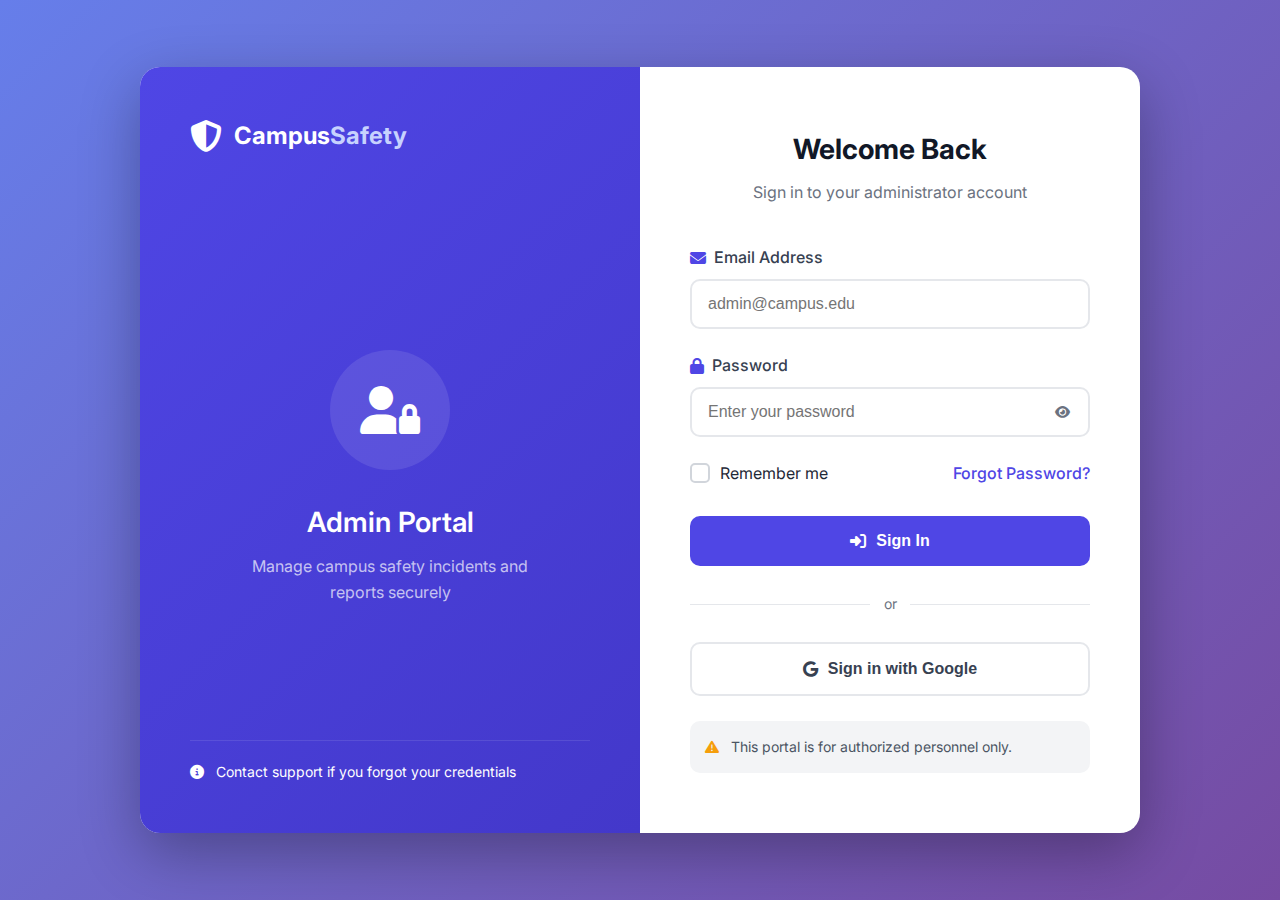
<file: mobile app webiste/login.html>
<!DOCTYPE html>
<html lang="en">
<head>
    <meta charset="UTF-8">
    <meta name="viewport" content="width=device-width, initial-scale=1.0">
    <title>Admin Login - Campus Safety</title>
    <link rel="stylesheet" href="css/style.css">
    <link rel="stylesheet" href="https://cdnjs.cloudflare.com/ajax/libs/font-awesome/6.4.0/css/all.min.css">
    <link href="https://fonts.googleapis.com/css2?family=Inter:wght@300;400;500;600;700&display=swap" rel="stylesheet">
</head>
<body class="login-page">
    <div class="login-container">
        <div class="login-card">
            <!-- Left Panel -->
            <div class="login-left">
                <div class="brand-logo">
                    <i class="fas fa-shield-alt"></i>
                    <h1>Campus<span>Safety</span></h1>
                </div>
                <div class="login-illustration">
                    <div class="illustration-circle">
                        <i class="fas fa-user-lock"></i>
                    </div>
                    <h2>Admin Portal</h2>
                    <p>Manage campus safety incidents and reports securely</p>
                </div>
                <div class="login-footer">
                    <p><i class="fas fa-info-circle"></i> Contact support if you forgot your credentials</p>
                </div>
            </div>
            
            <!-- Right Panel (Login Form) -->
            <div class="login-right">
                <div class="login-form-container">
                    <div class="form-header">
                        <h3>Welcome Back</h3>
                        <p>Sign in to your administrator account</p>
                    </div>
                    
                    <form id="loginForm" class="login-form">
                        <div class="input-group">
                            <label for="email">
                                <i class="fas fa-envelope"></i> Email Address
                            </label>
                            <input type="email" id="email" placeholder="admin@campus.edu" required>
                        </div>
                        
                        <div class="input-group">
                            <label for="password">
                                <i class="fas fa-lock"></i> Password
                            </label>
                            <div class="password-wrapper">
                                <input type="password" id="password" placeholder="Enter your password" required>
                                <button type="button" class="toggle-password" id="togglePassword">
                                    <i class="fas fa-eye"></i>
                                </button>
                            </div>
                        </div>
                        
                        <div class="form-options">
                            <label class="checkbox-container">
                                <input type="checkbox" id="rememberMe">
                                <span class="checkmark"></span>
                                Remember me
                            </label>
                            <a href="#" class="forgot-password">Forgot Password?</a>
                        </div>
                        
                        <button type="submit" class="btn btn-primary btn-login">
                            <i class="fas fa-sign-in-alt"></i> Sign In
                        </button>
                        
                        <div class="login-divider">
                            <span>or</span>
                        </div>
                        
                        <button type="button" class="btn btn-google">
                            <i class="fab fa-google"></i> Sign in with Google
                        </button>
                    </form>
                    
                    <div class="login-note">
                        <p><i class="fas fa-exclamation-triangle"></i> This portal is for authorized personnel only.</p>
                    </div>
                </div>
            </div>
        </div>
    </div>

    <script src="js/app.js"></script>
</body>
</html>
</file>
<file: mobile app webiste/css/style.css>
/* ===== RESET & BASE ===== */
* {
    margin: 0;
    padding: 0;
    box-sizing: border-box;
}

:root {
    --primary: #4F46E5;
    --primary-dark: #4338CA;
    --secondary: #10B981;
    --danger: #EF4444;
    --warning: #F59E0B;
    --info: #3B82F6;
    --success: #10B981;
    
    --dark: #111827;
    --light: #F9FAFB;
    --gray-100: #F3F4F6;
    --gray-200: #E5E7EB;
    --gray-300: #D1D5DB;
    --gray-400: #9CA3AF;
    --gray-500: #6B7280;
    --gray-600: #4B5563;
    --gray-700: #374151;
    --gray-800: #1F2937;
    --gray-900: #111827;
    
    --sidebar-width: 260px;
    --sidebar-collapsed: 70px;
    --border-radius: 12px;
    --shadow: 0 1px 3px 0 rgba(0, 0, 0, 0.1), 0 1px 2px 0 rgba(0, 0, 0, 0.06);
    --shadow-lg: 0 10px 25px -5px rgba(0, 0, 0, 0.1), 0 10px 10px -5px rgba(0, 0, 0, 0.04);
}

body {
    font-family: 'Inter', sans-serif;
    background: var(--light);
    color: var(--gray-800);
    line-height: 1.6;
}

/* ===== LOGIN PAGE ===== */
.login-page {
    background: linear-gradient(135deg, #667eea 0%, #764ba2 100%);
    min-height: 100vh;
    display: flex;
    align-items: center;
    justify-content: center;
    padding: 20px;
}

.login-container {
    width: 100%;
    max-width: 1000px;
}

.login-card {
    display: flex;
    background: white;
    border-radius: 20px;
    overflow: hidden;
    box-shadow: 0 20px 60px rgba(0, 0, 0, 0.3);
    min-height: 600px;
}

.login-left {
    flex: 1;
    background: linear-gradient(135deg, var(--primary) 0%, var(--primary-dark) 100%);
    color: white;
    padding: 50px;
    display: flex;
    flex-direction: column;
}

.brand-logo {
    display: flex;
    align-items: center;
    gap: 12px;
    margin-bottom: 60px;
}

.brand-logo i {
    font-size: 32px;
}

.brand-logo h1 {
    font-size: 24px;
    font-weight: 700;
}

.brand-logo span {
    color: #C7D2FE;
}

.login-illustration {
    flex: 1;
    display: flex;
    flex-direction: column;
    align-items: center;
    justify-content: center;
    text-align: center;
}

.illustration-circle {
    width: 120px;
    height: 120px;
    background: rgba(255, 255, 255, 0.1);
    border-radius: 50%;
    display: flex;
    align-items: center;
    justify-content: center;
    margin-bottom: 30px;
}

.illustration-circle i {
    font-size: 48px;
}

.login-illustration h2 {
    font-size: 28px;
    margin-bottom: 10px;
    font-weight: 600;
}

.login-illustration p {
    color: rgba(255, 255, 255, 0.7);
    max-width: 300px;
}

.login-footer {
    margin-top: auto;
    padding-top: 20px;
    border-top: 1px solid rgba(255, 255, 255, 0.1);
    font-size: 14px;
}

.login-footer i {
    margin-right: 8px;
}

.login-right {
    flex: 1;
    padding: 60px 50px;
    display: flex;
    align-items: center;
}

.login-form-container {
    width: 100%;
    max-width: 400px;
    margin: 0 auto;
}

.form-header {
    margin-bottom: 40px;
    text-align: center;
}

.form-header h3 {
    font-size: 28px;
    font-weight: 700;
    color: var(--dark);
    margin-bottom: 8px;
}

.form-header p {
    color: var(--gray-500);
}

.input-group {
    margin-bottom: 24px;
}

.input-group label {
    display: flex;
    align-items: center;
    gap: 8px;
    font-weight: 500;
    margin-bottom: 8px;
    color: var(--gray-700);
}

.input-group label i {
    color: var(--primary);
}

.input-group input {
    width: 100%;
    padding: 14px 16px;
    border: 2px solid var(--gray-200);
    border-radius: 10px;
    font-size: 16px;
    transition: all 0.3s;
}

.input-group input:focus {
    outline: none;
    border-color: var(--primary);
    box-shadow: 0 0 0 3px rgba(79, 70, 229, 0.1);
}

.password-wrapper {
    position: relative;
}

.toggle-password {
    position: absolute;
    right: 15px;
    top: 50%;
    transform: translateY(-50%);
    background: none;
    border: none;
    color: var(--gray-500);
    cursor: pointer;
    padding: 5px;
}

.form-options {
    display: flex;
    justify-content: space-between;
    align-items: center;
    margin-bottom: 30px;
}

.checkbox-container {
    display: flex;
    align-items: center;
    cursor: pointer;
}

.checkbox-container input {
    display: none;
}

.checkmark {
    width: 20px;
    height: 20px;
    border: 2px solid var(--gray-300);
    border-radius: 5px;
    margin-right: 10px;
    position: relative;
    transition: all 0.3s;
}

.checkbox-container input:checked + .checkmark {
    background: var(--primary);
    border-color: var(--primary);
}

.checkbox-container input:checked + .checkmark::after {
    content: '✓';
    position: absolute;
    color: white;
    font-size: 14px;
    top: 50%;
    left: 50%;
    transform: translate(-50%, -50%);
}

.forgot-password {
    color: var(--primary);
    text-decoration: none;
    font-weight: 500;
}

.forgot-password:hover {
    text-decoration: underline;
}

.btn {
    display: flex;
    align-items: center;
    justify-content: center;
    gap: 10px;
    width: 100%;
    padding: 16px;
    border: none;
    border-radius: 10px;
    font-size: 16px;
    font-weight: 600;
    cursor: pointer;
    transition: all 0.3s;
}

.btn-primary {
    background: var(--primary);
    color: white;
}

.btn-primary:hover {
    background: var(--primary-dark);
    transform: translateY(-2px);
    box-shadow: var(--shadow-lg);
}

.btn-google {
    background: white;
    color: var(--gray-700);
    border: 2px solid var(--gray-200);
}

.btn-google:hover {
    border-color: var(--gray-300);
    transform: translateY(-2px);
}

.login-divider {
    text-align: center;
    margin: 25px 0;
    position: relative;
}

.login-divider::before {
    content: '';
    position: absolute;
    left: 0;
    top: 50%;
    width: 45%;
    height: 1px;
    background: var(--gray-200);
}

.login-divider::after {
    content: '';
    position: absolute;
    right: 0;
    top: 50%;
    width: 45%;
    height: 1px;
    background: var(--gray-200);
}

.login-divider span {
    background: white;
    padding: 0 15px;
    color: var(--gray-500);
    font-size: 14px;
}

.login-note {
    margin-top: 25px;
    padding: 15px;
    background: var(--gray-100);
    border-radius: 10px;
    font-size: 14px;
    color: var(--gray-600);
}

.login-note i {
    color: var(--warning);
    margin-right: 8px;
}

/* ===== DASHBOARD LAYOUT ===== */
.sidebar {
    position: fixed;
    left: 0;
    top: 0;
    height: 100vh;
    width: var(--sidebar-width);
    background: white;
    border-right: 1px solid var(--gray-200);
    display: flex;
    flex-direction: column;
    z-index: 100;
    transition: width 0.3s;
}

.sidebar-header {
    padding: 25px 20px;
    border-bottom: 1px solid var(--gray-200);
    display: flex;
    align-items: center;
    justify-content: space-between;
}

.logo {
    display: flex;
    align-items: center;
    gap: 12px;
    font-size: 18px;
    font-weight: 700;
    color: var(--dark);
}

.logo i {
    font-size: 24px;
    color: var(--primary);
}

.logo span {
    color: var(--primary);
}

.sidebar-toggle {
    background: none;
    border: none;
    color: var(--gray-500);
    cursor: pointer;
    font-size: 18px;
    display: none;
}

.sidebar-user {
    padding: 25px 20px;
    display: flex;
    align-items: center;
    gap: 15px;
    border-bottom: 1px solid var(--gray-200);
}

.user-avatar {
    width: 50px;
    height: 50px;
    border-radius: 12px;
    overflow: hidden;
}

.user-avatar img {
    width: 100%;
    height: 100%;
    object-fit: cover;
}

.user-info h4 {
    font-size: 16px;
    font-weight: 600;
    margin-bottom: 4px;
}

.user-info p {
    font-size: 14px;
    color: var(--gray-500);
}

.user-status {
    width: 10px;
    height: 10px;
    border-radius: 50%;
    margin-left: auto;
}

.user-status.online {
    background: var(--success);
}

.sidebar-menu {
    flex: 1;
    padding: 20px 0;
    list-style: none;
}

.sidebar-menu li {
    margin-bottom: 5px;
}

.sidebar-menu a {
    display: flex;
    align-items: center;
    padding: 15px 25px;
    color: var(--gray-700);
    text-decoration: none;
    transition: all 0.3s;
    position: relative;
}

.sidebar-menu a:hover {
    background: var(--gray-100);
    color: var(--primary);
}

.sidebar-menu li.active a {
    background: rgba(79, 70, 229, 0.1);
    color: var(--primary);
    border-right: 3px solid var(--primary);
}

.sidebar-menu a i {
    width: 24px;
    font-size: 18px;
    margin-right: 12px;
}

.sidebar-menu .badge {
    margin-left: auto;
    background: var(--danger);
    color: white;
    font-size: 12px;
    padding: 3px 8px;
    border-radius: 20px;
}

.sidebar-footer {
    padding: 20px;
    border-top: 1px solid var(--gray-200);
}

.system-status {
    display: flex;
    align-items: center;
    gap: 10px;
    margin-bottom: 15px;
    font-size: 14px;
    color: var(--gray-600);
}

.status-indicator {
    width: 8px;
    height: 8px;
    border-radius: 50%;
}

.status-indicator.active {
    background: var(--success);
    animation: pulse 2s infinite;
}

@keyframes pulse {
    0% { opacity: 1; }
    50% { opacity: 0.5; }
    100% { opacity: 1; }
}

.btn-logout {
    display: flex;
    align-items: center;
    gap: 10px;
    width: 100%;
    padding: 12px;
    background: var(--gray-100);
    border: none;
    border-radius: 8px;
    color: var(--gray-700);
    font-weight: 500;
    cursor: pointer;
    transition: all 0.3s;
}

.btn-logout:hover {
    background: var(--gray-200);
    color: var(--danger);
}

/* ===== MAIN CONTENT ===== */
.main-content {
    margin-left: var(--sidebar-width);
    padding: 30px;
    min-height: 100vh;
    transition: margin-left 0.3s;
}

.top-header {
    display: flex;
    justify-content: space-between;
    align-items: flex-start;
    margin-bottom: 30px;
    flex-wrap: wrap;
    gap: 20px;
}

.header-left h1 {
    font-size: 28px;
    font-weight: 700;
    color: var(--dark);
    margin-bottom: 8px;
}

.subtitle {
    color: var(--gray-500);
}

.header-right {
    display: flex;
    align-items: center;
    gap: 20px;
}

.date-display {
    display: flex;
    align-items: center;
    gap: 10px;
    padding: 10px 16px;
    background: white;
    border: 1px solid var(--gray-200);
    border-radius: 10px;
    color: var(--gray-700);
}

.date-display i {
    color: var(--primary);
}

.header-actions {
    display: flex;
    gap: 15px;
}

.btn-notification {
    position: relative;
    width: 46px;
    height: 46px;
    background: white;
    border: 1px solid var(--gray-200);
    border-radius: 10px;
    color: var(--gray-700);
    cursor: pointer;
    transition: all 0.3s;
}

.btn-notification:hover {
    border-color: var(--primary);
    color: var(--primary);
}

.notification-count {
    position: absolute;
    top: -5px;
    right: -5px;
    background: var(--danger);
    color: white;
    font-size: 12px;
    width: 20px;
    height: 20px;
    border-radius: 50%;
    display: flex;
    align-items: center;
    justify-content: center;
}

.btn-quick-add {
    padding: 12px 24px;
    background: var(--primary);
    color: white;
    border: none;
    border-radius: 10px;
    font-weight: 600;
    cursor: pointer;
    transition: all 0.3s;
    display: flex;
    align-items: center;
    gap: 8px;
}

.btn-quick-add:hover {
    background: var(--primary-dark);
    transform: translateY(-2px);
    box-shadow: var(--shadow-lg);
}

/* ===== STATS CARDS ===== */
.stats-grid {
    display: grid;
    grid-template-columns: repeat(auto-fit, minmax(250px, 1fr));
    gap: 25px;
    margin-bottom: 30px;
}

.stat-card {
    background: white;
    border-radius: var(--border-radius);
    padding: 25px;
    box-shadow: var(--shadow);
    transition: all 0.3s;
    border: 1px solid var(--gray-200);
}

.stat-card:hover {
    transform: translateY(-5px);
    box-shadow: var(--shadow-lg);
}

.stat-icon {
    width: 60px;
    height: 60px;
    border-radius: 12px;
    display: flex;
    align-items: center;
    justify-content: center;
    margin-bottom: 20px;
    font-size: 24px;
    color: white;
}

.bg-danger { background: var(--danger); }
.bg-warning { background: var(--warning); }
.bg-success { background: var(--success); }
.bg-info { background: var(--info); }

.stat-info h3 {
    font-size: 32px;
    font-weight: 700;
    margin-bottom: 5px;
    color: var(--dark);
}

.stat-info p {
    color: var(--gray-500);
    font-size: 14px;
}

.stat-trend {
    margin-top: 15px;
    font-size: 14px;
    display: flex;
    align-items: center;
    gap: 5px;
}

.trend-up { color: var(--success); }
.trend-down { color: var(--danger); }

/* ===== CONTENT GRID ===== */
.content-grid {
    display: grid;
    grid-template-columns: 2fr 1fr;
    gap: 25px;
}

.content-card {
    background: white;
    border-radius: var(--border-radius);
    padding: 25px;
    box-shadow: var(--shadow);
    border: 1px solid var(--gray-200);
}

.content-card.wide {
    grid-column: 1 / -1;
}

.card-header {
    display: flex;
    justify-content: space-between;
    align-items: center;
    margin-bottom: 25px;
    padding-bottom: 15px;
    border-bottom: 1px solid var(--gray-200);
}

.card-header h3 {
    display: flex;
    align-items: center;
    gap: 10px;
    font-size: 18px;
    font-weight: 600;
    color: var(--dark);
}

.btn-view-all {
    color: var(--primary);
    text-decoration: none;
    font-weight: 500;
    font-size: 14px;
}

.btn-view-all:hover {
    text-decoration: underline;
}

/* ===== DATA TABLE ===== */
.table-responsive {
    overflow-x: auto;
}

.data-table {
    width: 100%;
    border-collapse: collapse;
}

.data-table thead {
    background: var(--gray-100);
}

.data-table th {
    padding: 15px;
    text-align: left;
    font-weight: 600;
    color: var(--gray-700);
    font-size: 14px;
    text-transform: uppercase;
    letter-spacing: 0.05em;
}

.data-table td {
    padding: 15px;
    border-bottom: 1px solid var(--gray-200);
}

.data-table tr:hover {
    background: var(--gray-50);
}

.text-mono {
    font-family: 'Courier New', monospace;
    color: var(--gray-600);
    font-size: 14px;
}

.text-small {
    font-size: 13px;
    color: var(--gray-500);
    margin-top: 4px;
}

/* ===== BADGES ===== */
.badge {
    display: inline-block;
    padding: 4px 10px;
    border-radius: 20px;
    font-size: 12px;
    font-weight: 600;
}

.badge-outline {
    background: transparent;
    border: 1px solid var(--gray-300);
    color: var(--gray-700);
}

.status-badge {
    padding: 6px 12px;
    border-radius: 20px;
    font-size: 12px;
    font-weight: 600;
}

.status-pending {
    background: rgba(245, 158, 11, 0.1);
    color: var(--warning);
}

.status-investigating {
    background: rgba(59, 130, 246, 0.1);
    color: var(--info);
}

.status-resolved {
    background: rgba(16, 185, 129, 0.1);
    color: var(--success);
}

.severity-badge {
    padding: 6px 12px;
    border-radius: 20px;
    font-size: 12px;
    font-weight: 600;
}

.severity-high {
    background: rgba(239, 68, 68, 0.1);
    color: var(--danger);
}

.severity-medium {
    background: rgba(245, 158, 11, 0.1);
    color: var(--warning);
}

.severity-low {
    background: rgba(16, 185, 129, 0.1);
    color: var(--success);
}

.btn-action {
    width: 36px;
    height: 36px;
    border-radius: 8px;
    border: 1px solid var(--gray-200);
    background: white;
    color: var(--gray-600);
    cursor: pointer;
    transition: all 0.3s;
    margin-right: 5px;
}

.btn-action:hover {
    background: var(--gray-100);
    color: var(--primary);
    border-color: var(--primary);
}

/* ===== CHARTS ===== */
.chart-placeholder {
    text-align: center;
}

.pie-chart-visual {
    width: 200px;
    height: 200px;
    border-radius: 50%;
    background: conic-gradient(
        #EF4444 0% 40%,
        #3B82F6 40% 65%,
        #10B981 65% 85%,
        #8B5CF6 85% 100%
    );
    position: relative;
    margin: 0 auto 30px;
}

.pie-center {
    position: absolute;
    top: 50%;
    left: 50%;
    transform: translate(-50%, -50%);
    width: 100px;
    height: 100px;
    background: white;
    border-radius: 50%;
    display: flex;
    flex-direction: column;
    align-items: center;
    justify-content: center;
    box-shadow: var(--shadow);
}

.pie-center span {
    font-size: 24px;
    font-weight: 700;
    color: var(--dark);
}

.pie-center small {
    font-size: 12px;
    color: var(--gray-500);
}

.chart-legend {
    display: flex;
    flex-direction: column;
    gap: 10px;
}

.legend-item {
    display: flex;
    align-items: center;
    gap: 10px;
    font-size: 14px;
}

.legend-color {
    width: 12px;
    height: 12px;
    border-radius: 3px;
}

.legend-color.hazard { background: #EF4444; }
.legend-color.security { background: #3B82F6; }
.legend-color.maintenance { background: #10B981; }
.legend-color.other { background: #8B5CF6; }

/* ===== TIMELINE ===== */
.timeline {
    display: flex;
    flex-direction: column;
    gap: 20px;
}

.timeline-item {
    display: flex;
    gap: 15px;
    position: relative;
}

.timeline-item::before {
    content: '';
    position: absolute;
    left: 16px;
    top: 28px;
    bottom: -25px;
    width: 2px;
    background: var(--gray-200);
}

.timeline-item:last-child::before {
    display: none;
}

.timeline-dot {
    width: 32px;
    height: 32px;
    border-radius: 50%;
    flex-shrink: 0;
    display: flex;
    align-items: center;
    justify-content: center;
    color: white;
    font-size: 14px;
    z-index: 1;
}

.timeline-dot.success { background: var(--success); }
.timeline-dot.warning { background: var(--warning); }
.timeline-dot.info { background: var(--info); }

.timeline-content p {
    font-weight: 500;
    margin-bottom: 4px;
}

.timeline-content small {
    color: var(--gray-500);
    font-size: 13px;
}

/* ===== RESPONSIVE ===== */
@media (max-width: 1200px) {
    .content-grid {
        grid-template-columns: 1fr;
    }
}

@media (max-width: 992px) {
    .sidebar {
        width: var(--sidebar-collapsed);
    }
    
    .sidebar-header h2,
    .sidebar-user .user-info,
    .sidebar-menu span,
    .sidebar-footer span {
        display: none;
    }
    
    .sidebar-toggle {
        display: block;
    }
    
    .sidebar-user {
        justify-content: center;
        padding: 25px 10px;
    }
    
    .sidebar-menu a {
        justify-content: center;
        padding: 15px;
    }
    
    .sidebar-menu a i {
        margin-right: 0;
        font-size: 20px;
    }
    
    .sidebar-menu .badge {
        position: absolute;
        top: 10px;
        right: 10px;
        font-size: 10px;
        padding: 2px 5px;
    }
    
    .main-content {
        margin-left: var(--sidebar-collapsed);
    }
}

@media (max-width: 768px) {
    .login-card {
        flex-direction: column;
    }
    
    .login-left {
        padding: 30px;
    }
    
    .login-right {
        padding: 30px;
    }
    
    .top-header {
        flex-direction: column;
        align-items: flex-start;
    }
    
    .header-right {
        width: 100%;
        justify-content: space-between;
    }
    
    .stats-grid {
        grid-template-columns: repeat(2, 1fr);
    }
}

@media (max-width: 576px) {
    .stats-grid {
        grid-template-columns: 1fr;
    }
    
    .header-actions {
        flex-direction: column;
        width: 100%;
    }
    
    .btn-quick-add {
        width: 100%;
        justify-content: center;
    }
    
    .main-content {
        padding: 20px;
    }
    
    .sidebar {
        transform: translateX(-100%);
    }
    
    .sidebar.active {
        transform: translateX(0);
    }
}

/* ===== ENHANCED STYLES ===== */

/* Modal Styles */
.modal {
    display: none;
    position: fixed;
    top: 0;
    left: 0;
    width: 100%;
    height: 100%;
    background: rgba(0, 0, 0, 0.5);
    z-index: 1000;
    align-items: center;
    justify-content: center;
}

.modal.active {
    display: flex;
}

.modal-content {
    background: white;
    border-radius: 12px;
    width: 90%;
    max-width: 500px;
    max-height: 90vh;
    overflow-y: auto;
    animation: modalSlideIn 0.3s ease;
}

@keyframes modalSlideIn {
    from {
        opacity: 0;
        transform: translateY(-50px);
    }
    to {
        opacity: 1;
        transform: translateY(0);
    }
}

.modal-lg {
    max-width: 800px;
}

.modal-header {
    padding: 20px;
    border-bottom: 1px solid var(--gray-200);
    display: flex;
    justify-content: space-between;
    align-items: center;
}

.modal-header h3 {
    margin: 0;
    font-size: 20px;
}

.modal-close {
    background: none;
    border: none;
    font-size: 24px;
    cursor: pointer;
    color: var(--gray-500);
}

.modal-body {
    padding: 20px;
}

.modal-footer {
    padding: 20px;
    border-top: 1px solid var(--gray-200);
    display: flex;
    justify-content: flex-end;
    gap: 10px;
}

/* Form Styles */
.form-group {
    margin-bottom: 20px;
}

.form-group label {
    display: block;
    margin-bottom: 8px;
    font-weight: 500;
    color: var(--gray-700);
}

.form-group input,
.form-group select,
.form-group textarea {
    width: 100%;
    padding: 12px;
    border: 1px solid var(--gray-300);
    border-radius: 8px;
    font-size: 14px;
    transition: all 0.3s;
}

.form-group input:focus,
.form-group select:focus,
.form-group textarea:focus {
    outline: none;
    border-color: var(--primary);
    box-shadow: 0 0 0 3px rgba(79, 70, 229, 0.1);
}

.form-row {
    display: flex;
    gap: 15px;
    margin-bottom: 20px;
}

.form-row .form-group {
    flex: 1;
    margin-bottom: 0;
}

/* Tabs */
.tabs {
    display: flex;
    gap: 5px;
    margin-bottom: 20px;
    border-bottom: 1px solid var(--gray-200);
    padding-bottom: 5px;
}

.tab-btn {
    padding: 10px 20px;
    background: none;
    border: none;
    border-bottom: 3px solid transparent;
    color: var(--gray-600);
    cursor: pointer;
    font-weight: 500;
    transition: all 0.3s;
}

.tab-btn:hover {
    color: var(--primary);
}

.tab-btn.active {
    color: var(--primary);
    border-bottom-color: var(--primary);
}

/* Filter Panel */
.filter-panel {
    background: white;
    border-radius: 12px;
    padding: 20px;
    margin-bottom: 20px;
    box-shadow: var(--shadow);
    border: 1px solid var(--gray-200);
}

.filter-header {
    display: flex;
    justify-content: space-between;
    align-items: center;
    margin-bottom: 20px;
}

.filter-content {
    display: grid;
    grid-template-columns: repeat(auto-fit, minmax(200px, 1fr));
    gap: 20px;
}

.filter-group label {
    display: block;
    margin-bottom: 10px;
    font-weight: 500;
    color: var(--gray-700);
}

.filter-options {
    display: flex;
    flex-direction: column;
    gap: 8px;
}

.filter-checkbox {
    display: flex;
    align-items: center;
    gap: 8px;
    cursor: pointer;
}

.date-range {
    display: flex;
    align-items: center;
    gap: 10px;
}

.date-range input {
    flex: 1;
}

.filter-actions {
    grid-column: 1 / -1;
    display: flex;
    justify-content: flex-end;
    gap: 10px;
    margin-top: 10px;
}

/* Stats Summary */
.stats-summary {
    display: grid;
    grid-template-columns: repeat(auto-fit, minmax(200px, 1fr));
    gap: 20px;
    margin-bottom: 20px;
}

.stat-summary {
    background: white;
    border-radius: 10px;
    padding: 20px;
    text-align: center;
    border: 1px solid var(--gray-200);
}

.stat-label {
    display: block;
    font-size: 14px;
    color: var(--gray-600);
    margin-bottom: 8px;
}

.stat-value {
    font-size: 32px;
    font-weight: 700;
    color: var(--dark);
}

/* Table Enhancements */
.table-toolbar {
    display: flex;
    justify-content: space-between;
    align-items: center;
    margin-bottom: 20px;
    padding: 0 10px;
}

.search-box {
    position: relative;
    width: 300px;
}

.search-box i {
    position: absolute;
    left: 12px;
    top: 50%;
    transform: translateY(-50%);
    color: var(--gray-500);
}

.search-box input {
    width: 100%;
    padding: 10px 10px 10px 40px;
    border: 1px solid var(--gray-300);
    border-radius: 8px;
    font-size: 14px;
}

.table-footer {
    display: flex;
    justify-content: space-between;
    align-items: center;
    padding: 20px 10px 0;
    border-top: 1px solid var(--gray-200);
    margin-top: 20px;
}

.pagination {
    display: flex;
    align-items: center;
    gap: 10px;
}

.page-btn {
    width: 36px;
    height: 36px;
    border: 1px solid var(--gray-300);
    border-radius: 6px;
    background: white;
    cursor: pointer;
    display: flex;
    align-items: center;
    justify-content: center;
}

.page-btn:disabled {
    opacity: 0.5;
    cursor: not-allowed;
}

/* User Cell */
.user-cell {
    display: flex;
    align-items: center;
    gap: 12px;
}

.user-avatar-small {
    width: 40px;
    height: 40px;
    border-radius: 8px;
    object-fit: cover;
}

.user-info-small {
    display: flex;
    flex-direction: column;
}

.user-info-small small {
    color: var(--gray-500);
    font-size: 12px;
}

.user-id {
    font-size: 11px;
    color: var(--gray-400);
    font-family: monospace;
    margin-top: 2px;
}

/* Role Badges */
.role-badge {
    display: inline-block;
    padding: 4px 12px;
    border-radius: 20px;
    font-size: 12px;
    font-weight: 600;
}

.role-student {
    background: rgba(59, 130, 246, 0.1);
    color: #3B82F6;
}

.role-staff {
    background: rgba(16, 185, 129, 0.1);
    color: #10B981;
}

.role-admin {
    background: rgba(139, 92, 246, 0.1);
    color: #8B5CF6;
}

/* User Status Badge */
.user-status-badge {
    display: inline-block;
    padding: 4px 12px;
    border-radius: 20px;
    font-size: 12px;
    font-weight: 600;
}

.user-status-badge.active {
    background: rgba(16, 185, 129, 0.1);
    color: #10B981;
}

.user-status-badge.inactive {
    background: rgba(107, 114, 128, 0.1);
    color: #6B7280;
}

.user-status-badge.blocked {
    background: rgba(239, 68, 68, 0.1);
    color: #EF4444;
}

/* Incident Count */
.incident-count {
    display: flex;
    align-items: baseline;
    gap: 4px;
}

.incident-count .count {
    font-size: 16px;
    font-weight: 600;
    color: var(--dark);
}

.incident-count small {
    font-size: 12px;
    color: var(--gray-500);
}

/* Action Buttons */
.action-buttons {
    display: flex;
    gap: 5px;
}

/* Side Panel */
.side-panel {
    position: fixed;
    top: 0;
    right: 0;
    width: 400px;
    height: 100vh;
    background: white;
    box-shadow: -5px 0 15px rgba(0, 0, 0, 0.1);
    z-index: 1000;
    transform: translateX(100%);
    transition: transform 0.3s ease;
}

.side-panel.active {
    transform: translateX(0);
}

.side-panel-header {
    padding: 20px;
    border-bottom: 1px solid var(--gray-200);
    display: flex;
    justify-content: space-between;
    align-items: center;
}

.side-panel-body {
    padding: 20px;
    overflow-y: auto;
    height: calc(100vh - 140px);
}

.side-panel-footer {
    padding: 20px;
    border-top: 1px solid var(--gray-200);
    display: flex;
    gap: 10px;
}

/* User Detail */
.user-detail-header {
    text-align: center;
    margin-bottom: 30px;
}

.user-avatar-large {
    width: 100px;
    height: 100px;
    border-radius: 12px;
    margin-bottom: 15px;
    object-fit: cover;
}

.user-tags {
    display: flex;
    justify-content: center;
    gap: 8px;
    margin-top: 10px;
}

.user-tag {
    padding: 4px 10px;
    border-radius: 20px;
    font-size: 12px;
    font-weight: 500;
}

.user-tag.verified {
    background: rgba(16, 185, 129, 0.1);
    color: #10B981;
}

.user-tag.student {
    background: rgba(59, 130, 246, 0.1);
    color: #3B82F6;
}

.user-detail-section {
    margin-bottom: 25px;
}

.user-detail-section h6 {
    display: flex;
    align-items: center;
    gap: 8px;
    margin-bottom: 15px;
    color: var(--gray-700);
}

.detail-item {
    display: flex;
    justify-content: space-between;
    margin-bottom: 10px;
    padding-bottom: 10px;
    border-bottom: 1px solid var(--gray-100);
}

.detail-item .label {
    color: var(--gray-600);
    font-size: 14px;
}

.detail-item .value {
    font-weight: 500;
    color: var(--gray-800);
}

.user-stats {
    display: grid;
    grid-template-columns: repeat(3, 1fr);
    gap: 15px;
    margin-bottom: 20px;
}

.user-stat {
    text-align: center;
    padding: 15px;
    background: var(--gray-50);
    border-radius: 8px;
}

.stat-number {
    display: block;
    font-size: 24px;
    font-weight: 700;
    color: var(--primary);
    margin-bottom: 4px;
}

.stat-label {
    font-size: 12px;
    color: var(--gray-500);
}

.permissions-list {
    display: flex;
    flex-direction: column;
    gap: 10px;
}

.permission-item {
    display: flex;
    align-items: center;
    gap: 10px;
    cursor: pointer;
}

/* Toggle Switch */
.toggle-switch {
    position: relative;
    display: inline-block;
    width: 50px;
    height: 24px;
}

.toggle-switch input {
    opacity: 0;
    width: 0;
    height: 0;
}

.toggle-switch .slider {
    position: absolute;
    cursor: pointer;
    top: 0;
    left: 0;
    right: 0;
    bottom: 0;
    background-color: var(--gray-300);
    transition: .4s;
    border-radius: 34px;
}

.toggle-switch .slider:before {
    position: absolute;
    content: "";
    height: 16px;
    width: 16px;
    left: 4px;
    bottom: 4px;
    background-color: white;
    transition: .4s;
    border-radius: 50%;
}

.toggle-switch input:checked + .slider {
    background-color: var(--primary);
}

.toggle-switch input:checked + .slider:before {
    transform: translateX(26px);
}

/* Settings Tabs */
.settings-tabs {
    display: flex;
    gap: 5px;
    margin-bottom: 30px;
    overflow-x: auto;
    padding-bottom: 10px;
}

.settings-tab {
    display: flex;
    align-items: center;
    gap: 8px;
    padding: 12px 20px;
    background: white;
    border: 1px solid var(--gray-200);
    border-radius: 8px;
    color: var(--gray-600);
    cursor: pointer;
    white-space: nowrap;
    transition: all 0.3s;
}

.settings-tab:hover {
    border-color: var(--primary);
    color: var(--primary);
}

.settings-tab.active {
    background: var(--primary);
    border-color: var(--primary);
    color: white;
}

.settings-content {
    margin-bottom: 40px;
}

.settings-pane {
    display: none;
}

.settings-pane.active {
    display: block;
}

.settings-card {
    background: white;
    border-radius: 12px;
    padding: 25px;
    margin-bottom: 20px;
    border: 1px solid var(--gray-200);
}

.settings-card h4 {
    display: flex;
    align-items: center;
    gap: 10px;
    margin-bottom: 20px;
    color: var(--gray-800);
}

.settings-group {
    display: grid;
    grid-template-columns: repeat(auto-fit, minmax(300px, 1fr));
    gap: 25px;
}

.setting-item {
    margin-bottom: 20px;
}

.setting-item label {
    display: block;
    margin-bottom: 8px;
    font-weight: 500;
    color: var(--gray-700);
}

.setting-hint {
    display: block;
    margin-top: 6px;
    font-size: 12px;
    color: var(--gray-500);
}

/* Theme Selector */
.theme-selector {
    display: flex;
    gap: 15px;
}

.theme-option {
    cursor: pointer;
    text-align: center;
}

.theme-preview {
    width: 60px;
    height: 60px;
    border-radius: 8px;
    margin-bottom: 8px;
    border: 2px solid transparent;
}

.theme-preview.light {
    background: linear-gradient(135deg, #ffffff 50%, #f3f4f6 50%);
}

.theme-preview.dark {
    background: linear-gradient(135deg, #1f2937 50%, #111827 50%);
}

.theme-preview.auto {
    background: linear-gradient(135deg, #ffffff 50%, #1f2937 50%);
}

.theme-option.active .theme-preview {
    border-color: var(--primary);
}

/* Color Picker */
.color-picker {
    display: flex;
    align-items: center;
    gap: 10px;
}

.color-picker input[type="color"] {
    width: 50px;
    height: 50px;
    border: none;
    border-radius: 8px;
    cursor: pointer;
}

.color-value {
    font-family: monospace;
    color: var(--gray-600);
}

/* Range Setting */
.range-setting {
    display: flex;
    align-items: center;
    gap: 15px;
}

.range-setting input[type="range"] {
    flex: 1;
}

/* Integration List */
.integration-list {
    display: flex;
    flex-direction: column;
    gap: 15px;
}

.integration-item {
    display: flex;
    justify-content: space-between;
    align-items: center;
    padding: 15px;
    border: 1px solid var(--gray-200);
    border-radius: 8px;
}

.integration-info {
    display: flex;
    align-items: center;
    gap: 15px;
}

.integration-icon {
    width: 40px;
    height: 40px;
    border-radius: 8px;
    background: var(--gray-100);
    display: flex;
    align-items: center;
    justify-content: center;
    font-size: 20px;
    color: var(--gray-600);
}

.integration-details h5 {
    margin: 0 0 5px 0;
    font-size: 16px;
}

.integration-details p {
    margin: 0;
    font-size: 14px;
    color: var(--gray-500);
}

/* API Keys */
.api-keys-list {
    margin-bottom: 20px;
}

.api-key-item {
    display: flex;
    justify-content: space-between;
    align-items: center;
    padding: 15px;
    border: 1px solid var(--gray-200);
    border-radius: 8px;
    margin-bottom: 10px;
}

.api-key-info h6 {
    margin: 0 0 5px 0;
    font-size: 14px;
}

.api-key-info small {
    font-size: 12px;
    color: var(--gray-500);
}

.api-key-actions {
    display: flex;
    gap: 5px;
}

/* Danger Zone */
.danger-zone {
    background: white;
    border-radius: 12px;
    padding: 30px;
    border: 1px solid var(--gray-200);
    border-left: 4px solid var(--danger);
}

.danger-zone h4 {
    display: flex;
    align-items: center;
    gap: 10px;
    margin-bottom: 10px;
    color: var(--danger);
}

.danger-zone p {
    color: var(--gray-600);
    margin-bottom: 20px;
}

.danger-actions {
    display: flex;
    gap: 15px;
}

.danger-actions .btn {
    display: flex;
    align-items: center;
    gap: 8px;
}

/* Responsive Design */
@media (max-width: 768px) {
    .settings-group {
        grid-template-columns: 1fr;
    }
    
    .form-row {
        flex-direction: column;
        gap: 20px;
    }
    
    .danger-actions {
        flex-direction: column;
    }
    
    .side-panel {
        width: 100%;
    }
    
    .settings-tabs {
        flex-wrap: wrap;
    }
    
    .theme-selector {
        justify-content: center;
    }
}
</file>
